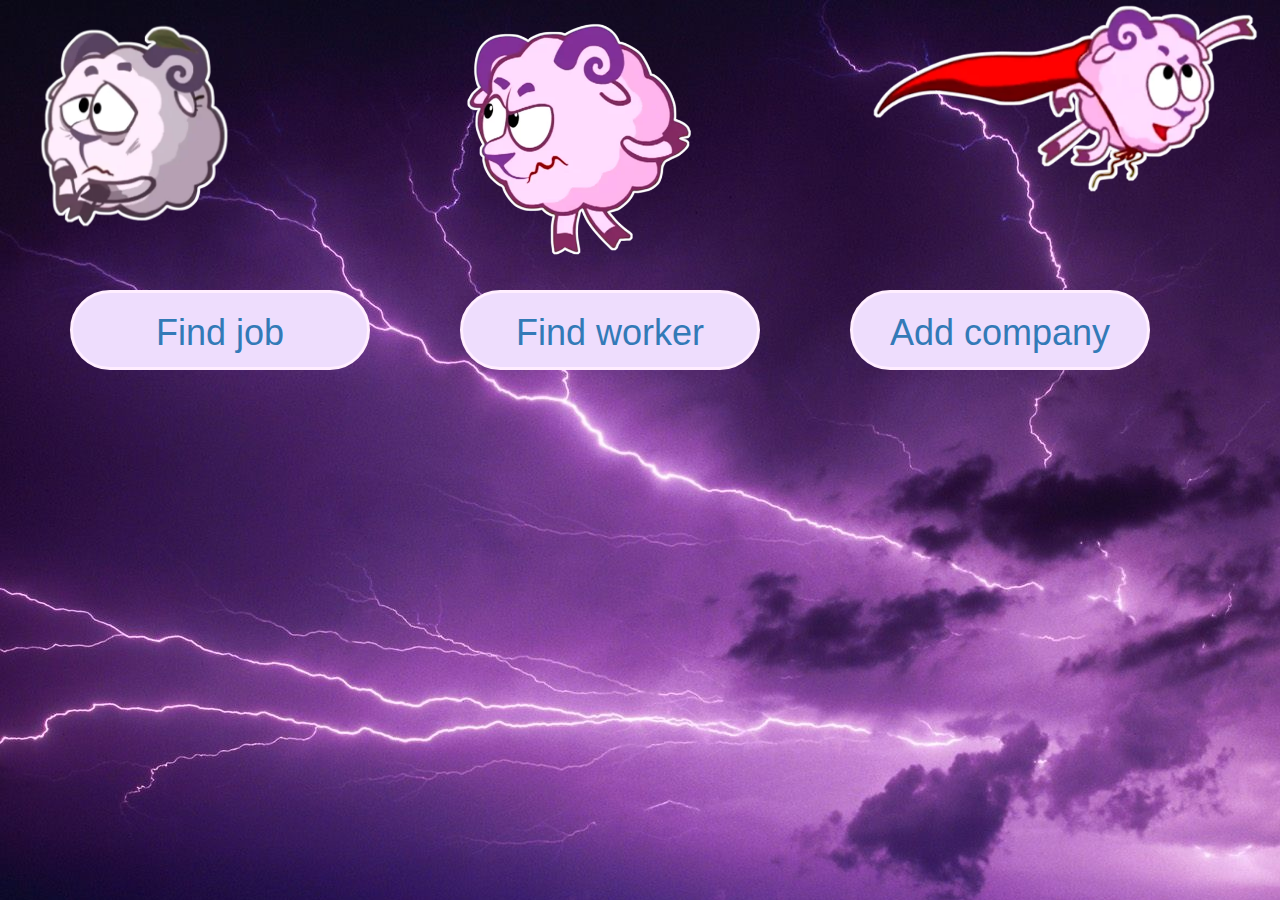
<file: html/main.html>
<!DOCTYPE html>
<html>
	<style>
		.choise {
			color: #FFFFFF;
			background-color: #EEDDFD;
			border: 3px solid #FFEEFE;
			border-radius: 505px;
			width: 300px;
			height: 80px;
			line-height: 80px;
			text-align: center;
			margin: 10px 0 20px;
			position: relative;
			vertical-align: middle;
		}
		.second {
			padding-left=-100px;
			background-color=black;
		}
		body {
			background-image: url(thunder3.jpg);
		}
		.bgi {
			background-image: url(thunder2.jpg);
		}

	</style>
	<head>
		<title>Mordor jobs</title>
		<script type="text/javascript"> </script>
		<link href="bootstrap.css" rel="stylesheet" />

	</head>
	<body>
	<div>
			<div class="col-md-4">
				<table>
					<tr>
						<td>
							<img src="looking_for_job.png" width="60%"/><br>
					</tr>
				</table>
				
			</div>
			<div class="col-md-4">
					<table>
					<tr>
						<td>
							<img src="looking_for_workers.png" width="70%"/><br>
					</tr>
				</table>
					
			</div>
			<div class="col-md-4">
					<table>
					<tr>
						<td>
							<img src="adding_company.png" width="100%"/><br>
					</tr>
				</table>
					
			</div>
			<div class="container">	
				<div class="row">
					<div class="col-md-4">
					<table>
						<tr>
							<td>
								<div class = "choise">
								<h1> <a href="test.html"> Find job</h1><br>
								</div>
						</tr>
					</table>
					
					</div>
					<div class="col-md-4">
						<table>
						<tr>
							<td>
								<div class = "choise">
								<h1> <a href="find.html"> Find worker </h1><br>
								</div>
							</tr>
						</table>
					
					</div>
					<div class="col-md-4">
						<table>
						<tr>
							<td>
								<div class = "choise">
								<h1> <a href="add_comp.html"> Add company </h1><br>
							</div>
						</tr>
						</table>
					</div>
				</div>
			</div>
		</div>
	</body>
</html>
</file>
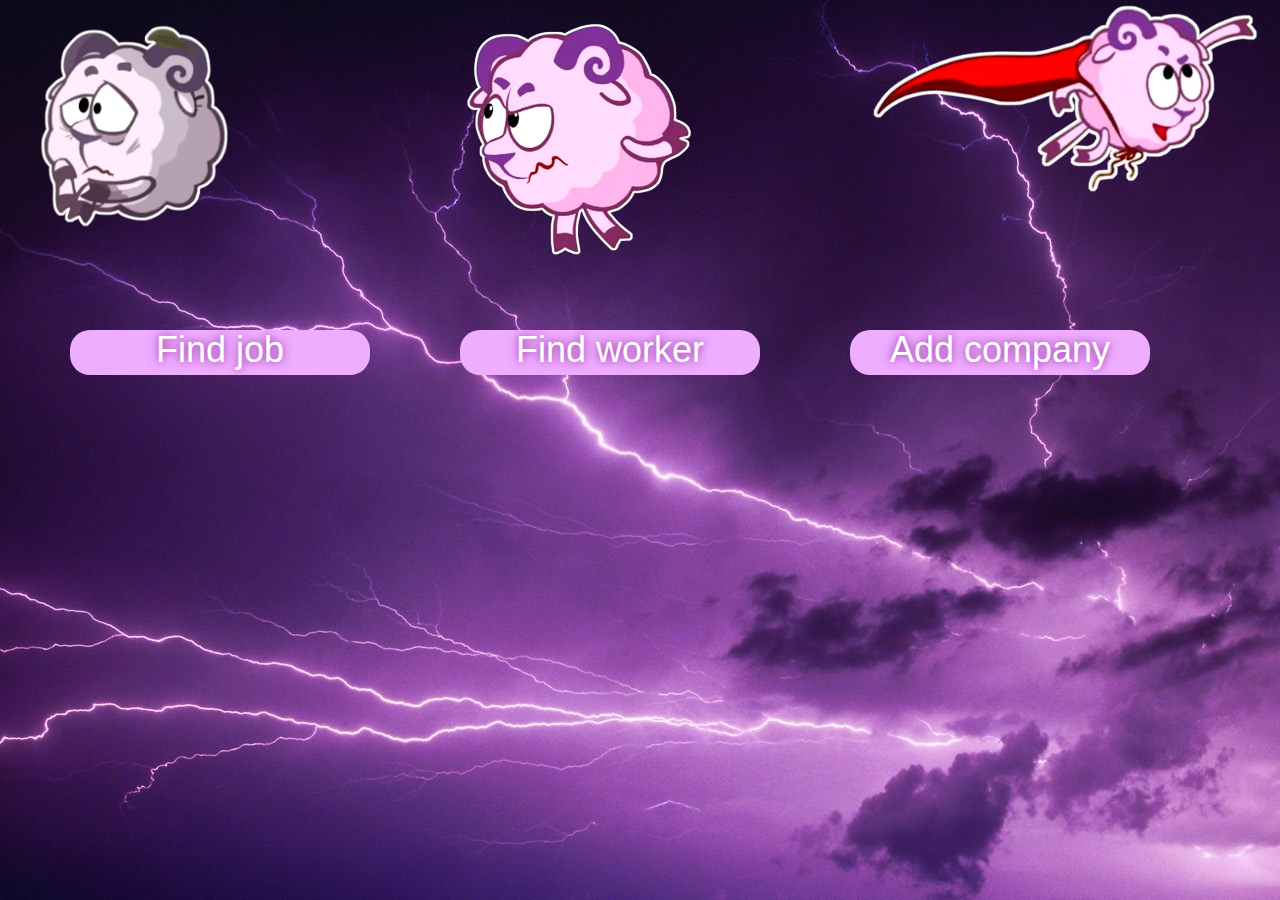
<file: new_design/main.html>
<!DOCTYPE html>
<html>
	<style>
		.choise {
			color: #FFFFFF;
			background-color: #EFADFF;
			border-width: 7px;
			border-radius: 20px; 
			border-color: #751682;
			width: 300px;
			height: 45px;
			line-height: 80px;
			text-align: center;
			margin: 50px 0 20px;
			position: relative;
			vertical-align: middle;
		}
		body {
			background-image: url(thunder3.jpg);
		}
	</style>
	<head>
		<title>Mordor jobs</title>
		<script type="text/javascript"> </script>
		<link href="bootstrap.css" rel="stylesheet" />

	</head>
	<body>
	<div>
			<div class="col-md-4">
				<table>
					<tr>
						<td>
							<img src="looking_for_job.png" width="60%"/><br>
					</tr>
				</table>
				
			</div>
			<div class="col-md-4">
					<table>
					<tr>
						<td>
							<img src="looking_for_workers.png" width="70%"/><br>
					</tr>
				</table>
					
			</div>
			<div class="col-md-4">
					<table>
					<tr>
						<td>
							<img src="adding_company.png" width="100%"/><br>
					</tr>
				</table>
					
			</div>
			<div class="container">	
				<div class="row">
					<div class="col-md-4">
					<table>
						<tr>
							<td>
								<div class = "choise">
								<h1> <a href="test.html"> Find job</h1><br>
								</div>
						</tr>
					</table>
					
					</div>
					<div class="col-md-4">
						<table>
						<tr>
							<td>
								<div class = "choise">
								<h1> <a href="find.html"> Find worker </h1><br>
								</div>
							</tr>
						</table>
					
					</div>
					<div class="col-md-4">
						<table>
						<tr>
							<td>
								<div class = "choise">
								<h1> <a href="add_comp.html"> Add company </h1><br>
							</div>
						</tr>
						</table>
					</div>
				</div>
			</div>
		</div>
	</body>
</html>
</file>
